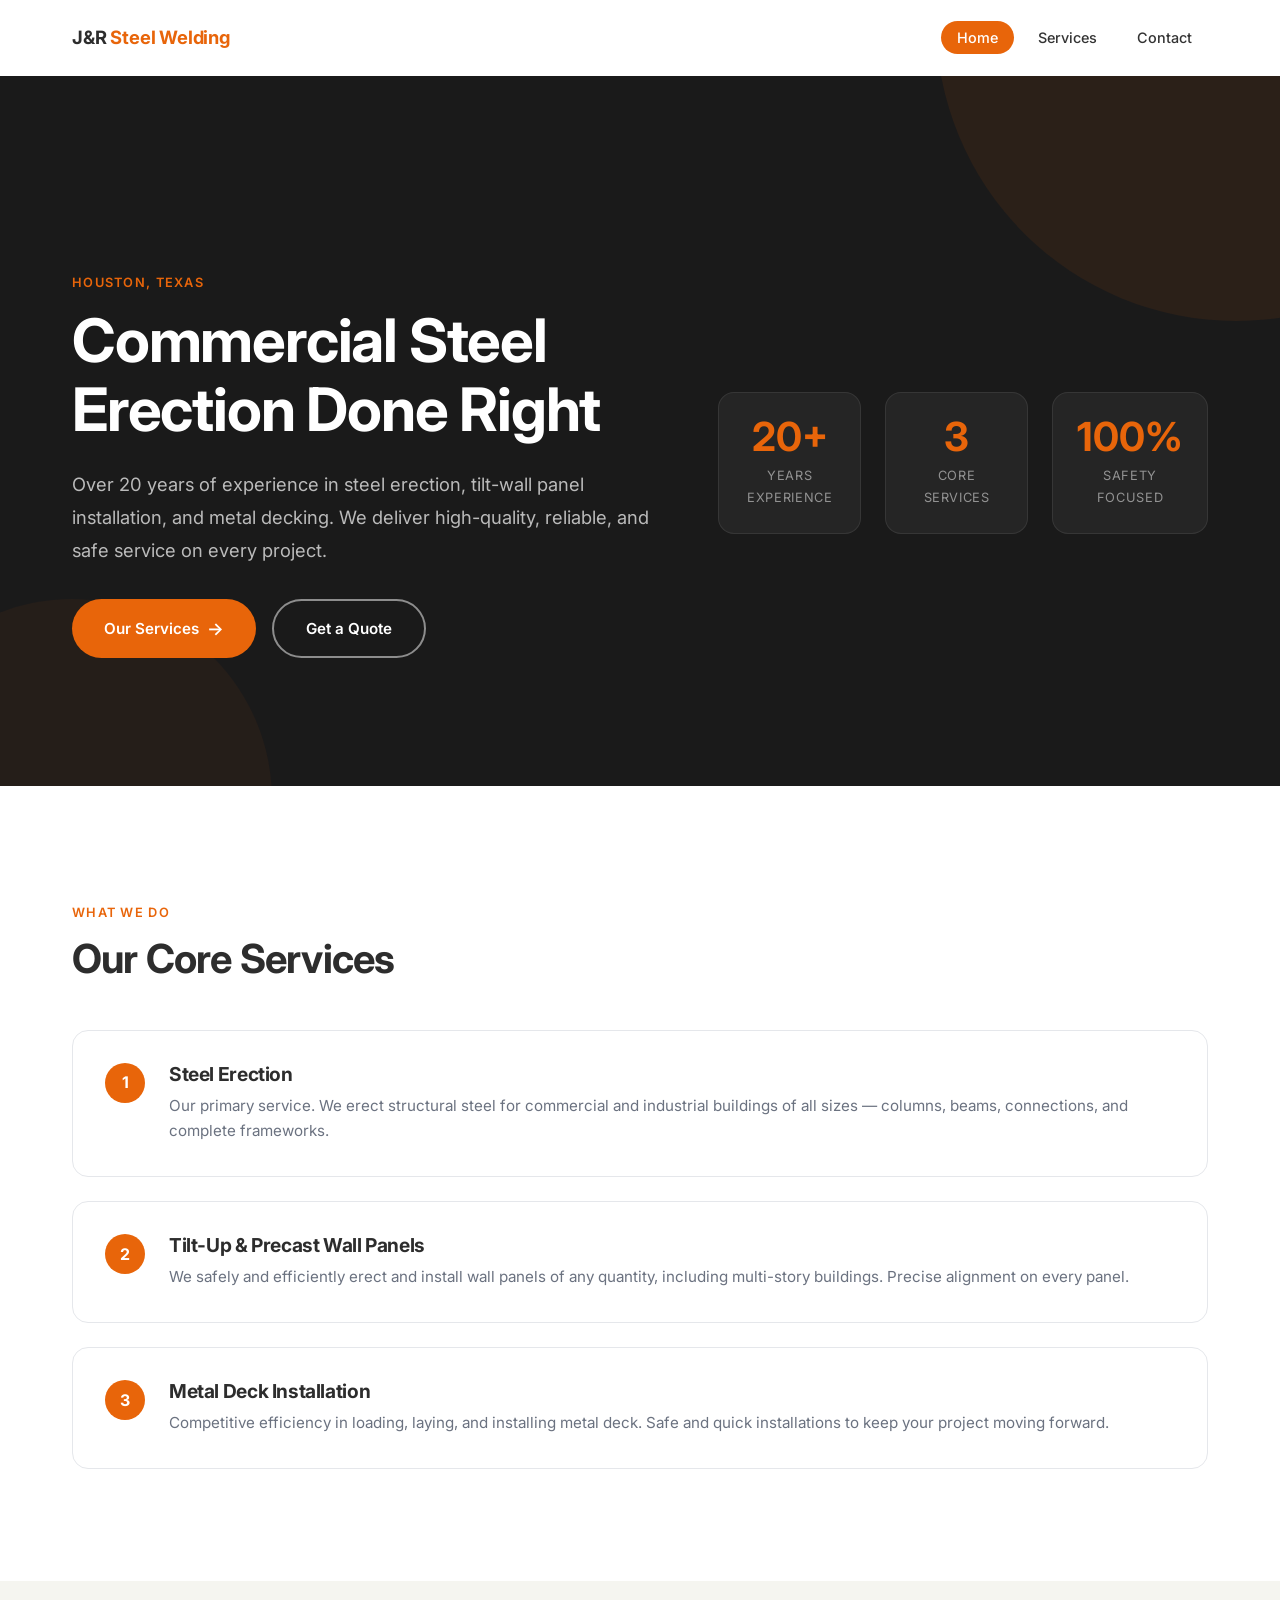
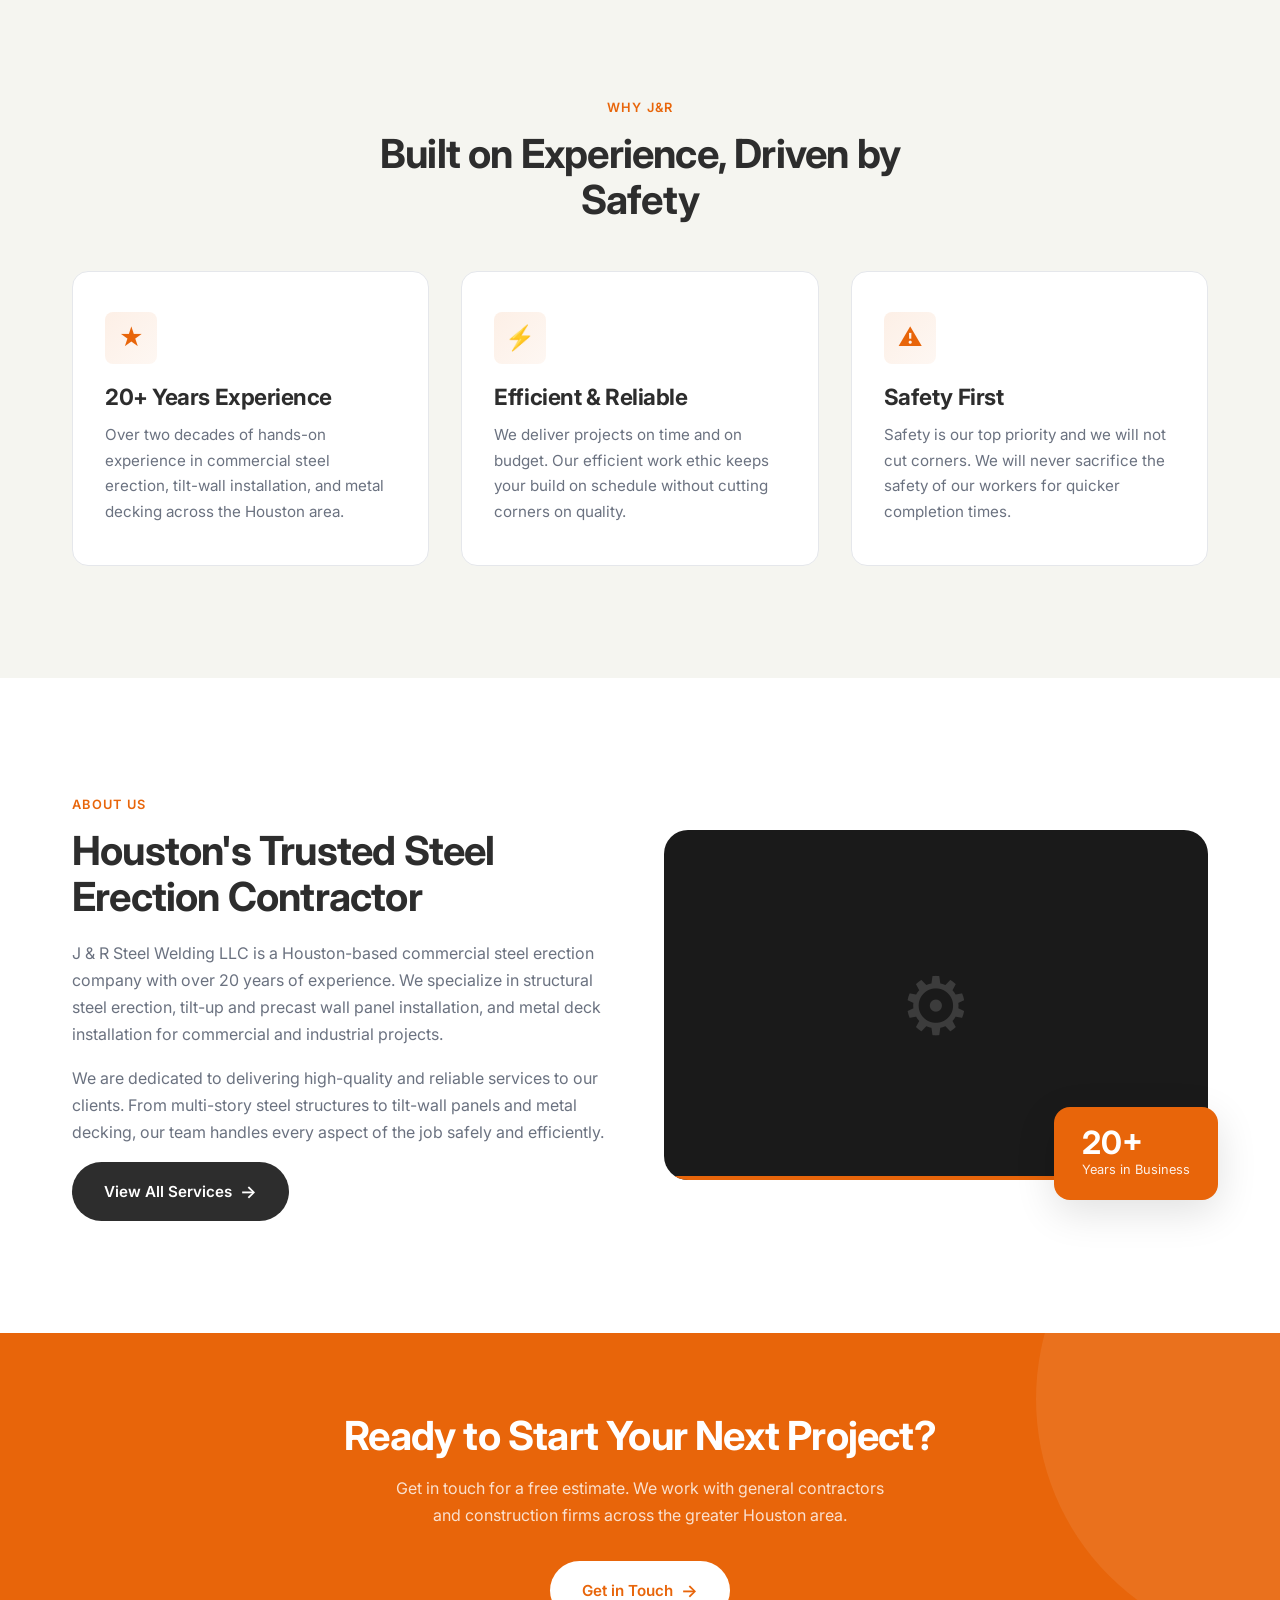
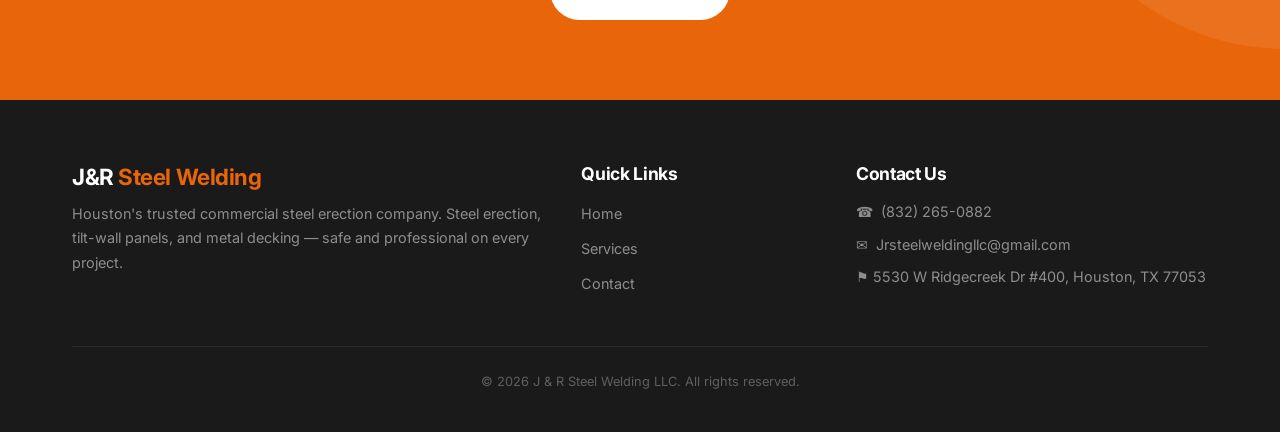
<file: index.html>
<!DOCTYPE html>
<html lang="en">
<head>
  <meta charset="UTF-8">
  <meta name="viewport" content="width=device-width, initial-scale=1.0">
  <meta name="description" content="J & R Steel Welding LLC - Commercial steel erection, tilt-wall panel installation, and metal decking in Houston, TX. Over 20 years of experience.">
  <title>J & R Steel Welding LLC | Steel Erection &amp; Welding Houston</title>
  <link rel="preconnect" href="https://fonts.googleapis.com">
  <link rel="preconnect" href="https://fonts.gstatic.com" crossorigin>
  <link href="https://fonts.googleapis.com/css2?family=Inter:wght@400;500;600;700&display=swap" rel="stylesheet">
  <link rel="stylesheet" href="css/styles.css">
</head>
<body>

  <!-- Header -->
  <header class="header">
    <div class="container">
      <a href="index.html" class="logo">J&R <span>Steel Welding</span></a>
      <nav>
        <button class="nav__toggle" aria-label="Toggle navigation">
          <span></span>
          <span></span>
          <span></span>
        </button>
        <ul class="nav__list">
          <li><a href="index.html" class="nav__link">Home</a></li>
          <li><a href="services.html" class="nav__link">Services</a></li>
          <li><a href="contact.html" class="nav__link">Contact</a></li>
        </ul>
      </nav>
    </div>
  </header>

  <main>
    <!-- Hero -->
    <section class="hero hero--home">
      <div class="container">
        <div class="hero__content">
          <span class="label">Houston, Texas</span>
          <h1>Commercial Steel Erection Done Right</h1>
          <p>Over 20 years of experience in steel erection, tilt-wall panel installation, and metal decking. We deliver high-quality, reliable, and safe service on every project.</p>
          <div class="hero__buttons">
            <a href="services.html" class="btn btn--primary btn--arrow">Our Services</a>
            <a href="contact.html" class="btn btn--outline">Get a Quote</a>
          </div>
        </div>
        <div class="hero__stats">
          <div class="hero__stat fade-in">
            <div class="hero__stat-number">20+</div>
            <div class="hero__stat-label">Years Experience</div>
          </div>
          <div class="hero__stat fade-in">
            <div class="hero__stat-number">3</div>
            <div class="hero__stat-label">Core Services</div>
          </div>
          <div class="hero__stat fade-in">
            <div class="hero__stat-number">100%</div>
            <div class="hero__stat-label">Safety Focused</div>
          </div>
        </div>
      </div>
    </section>

    <!-- Services Preview -->
    <section class="section">
      <div class="container">
        <span class="label">What We Do</span>
        <h2>Our Core Services</h2>
        <div class="services-preview">
          <div class="service-preview-card fade-in">
            <div class="service-preview-card__num">1</div>
            <div>
              <h3>Steel Erection</h3>
              <p>Our primary service. We erect structural steel for commercial and industrial buildings of all sizes — columns, beams, connections, and complete frameworks.</p>
            </div>
          </div>
          <div class="service-preview-card fade-in">
            <div class="service-preview-card__num">2</div>
            <div>
              <h3>Tilt-Up &amp; Precast Wall Panels</h3>
              <p>We safely and efficiently erect and install wall panels of any quantity, including multi-story buildings. Precise alignment on every panel.</p>
            </div>
          </div>
          <div class="service-preview-card fade-in">
            <div class="service-preview-card__num">3</div>
            <div>
              <h3>Metal Deck Installation</h3>
              <p>Competitive efficiency in loading, laying, and installing metal deck. Safe and quick installations to keep your project moving forward.</p>
            </div>
          </div>
        </div>
      </div>
    </section>

    <!-- Why Choose Us -->
    <section class="section section--alt">
      <div class="container">
        <div style="text-align: center; max-width: 600px; margin: 0 auto 0;">
          <span class="label">Why J&R</span>
          <h2>Built on Experience, Driven by Safety</h2>
        </div>
        <div class="features">
          <div class="feature-card fade-in">
            <div class="feature-card__icon">&#9733;</div>
            <h3>20+ Years Experience</h3>
            <p>Over two decades of hands-on experience in commercial steel erection, tilt-wall installation, and metal decking across the Houston area.</p>
          </div>
          <div class="feature-card fade-in">
            <div class="feature-card__icon">&#9889;</div>
            <h3>Efficient &amp; Reliable</h3>
            <p>We deliver projects on time and on budget. Our efficient work ethic keeps your build on schedule without cutting corners on quality.</p>
          </div>
          <div class="feature-card fade-in">
            <div class="feature-card__icon">&#9888;</div>
            <h3>Safety First</h3>
            <p>Safety is our top priority and we will not cut corners. We will never sacrifice the safety of our workers for quicker completion times.</p>
          </div>
        </div>
      </div>
    </section>

    <!-- About -->
    <section class="section">
      <div class="container">
        <div class="about-grid fade-in">
          <div class="about-grid__text">
            <span class="label">About Us</span>
            <h2>Houston's Trusted Steel Erection Contractor</h2>
            <p>J & R Steel Welding LLC is a Houston-based commercial steel erection company with over 20 years of experience. We specialize in structural steel erection, tilt-up and precast wall panel installation, and metal deck installation for commercial and industrial projects.</p>
            <p>We are dedicated to delivering high-quality and reliable services to our clients. From multi-story steel structures to tilt-wall panels and metal decking, our team handles every aspect of the job safely and efficiently.</p>
            <a href="services.html" class="btn btn--dark btn--arrow">View All Services</a>
          </div>
          <div class="about-grid__visual">
            <div class="about-grid__image">&#9881;</div>
            <div class="about-highlight">
              <div class="about-highlight__number">20+</div>
              <div class="about-highlight__text">Years in Business</div>
            </div>
          </div>
        </div>
      </div>
    </section>

    <!-- CTA Banner -->
    <section class="cta-banner">
      <div class="container">
        <h2>Ready to Start Your Next Project?</h2>
        <p>Get in touch for a free estimate. We work with general contractors and construction firms across the greater Houston area.</p>
        <a href="contact.html" class="btn btn--arrow">Get in Touch</a>
      </div>
    </section>
  </main>

  <!-- Footer -->
  <footer class="footer">
    <div class="container">
      <div class="footer__grid">
        <div class="footer__brand">
          <h3>J&R <span>Steel Welding</span></h3>
          <p>Houston's trusted commercial steel erection company. Steel erection, tilt-wall panels, and metal decking — safe and professional on every project.</p>
        </div>
        <div class="footer__links">
          <h4>Quick Links</h4>
          <ul>
            <li><a href="index.html">Home</a></li>
            <li><a href="services.html">Services</a></li>
            <li><a href="contact.html">Contact</a></li>
          </ul>
        </div>
        <div class="footer__contact">
          <h4>Contact Us</h4>
          <p>&#9742; <a href="tel:+18322650882">(832) 265-0882</a></p>
          <p>&#9993; <a href="mailto:Jrsteelweldingllc@gmail.com">Jrsteelweldingllc@gmail.com</a></p>
          <p>&#9873; 5530 W Ridgecreek Dr #400, Houston, TX 77053</p>
        </div>
      </div>
      <div class="footer__bottom">
        <p>&copy; 2026 J & R Steel Welding LLC. All rights reserved.</p>
      </div>
    </div>
  </footer>

  <script src="js/main.js"></script>
</body>
</html>
</file>
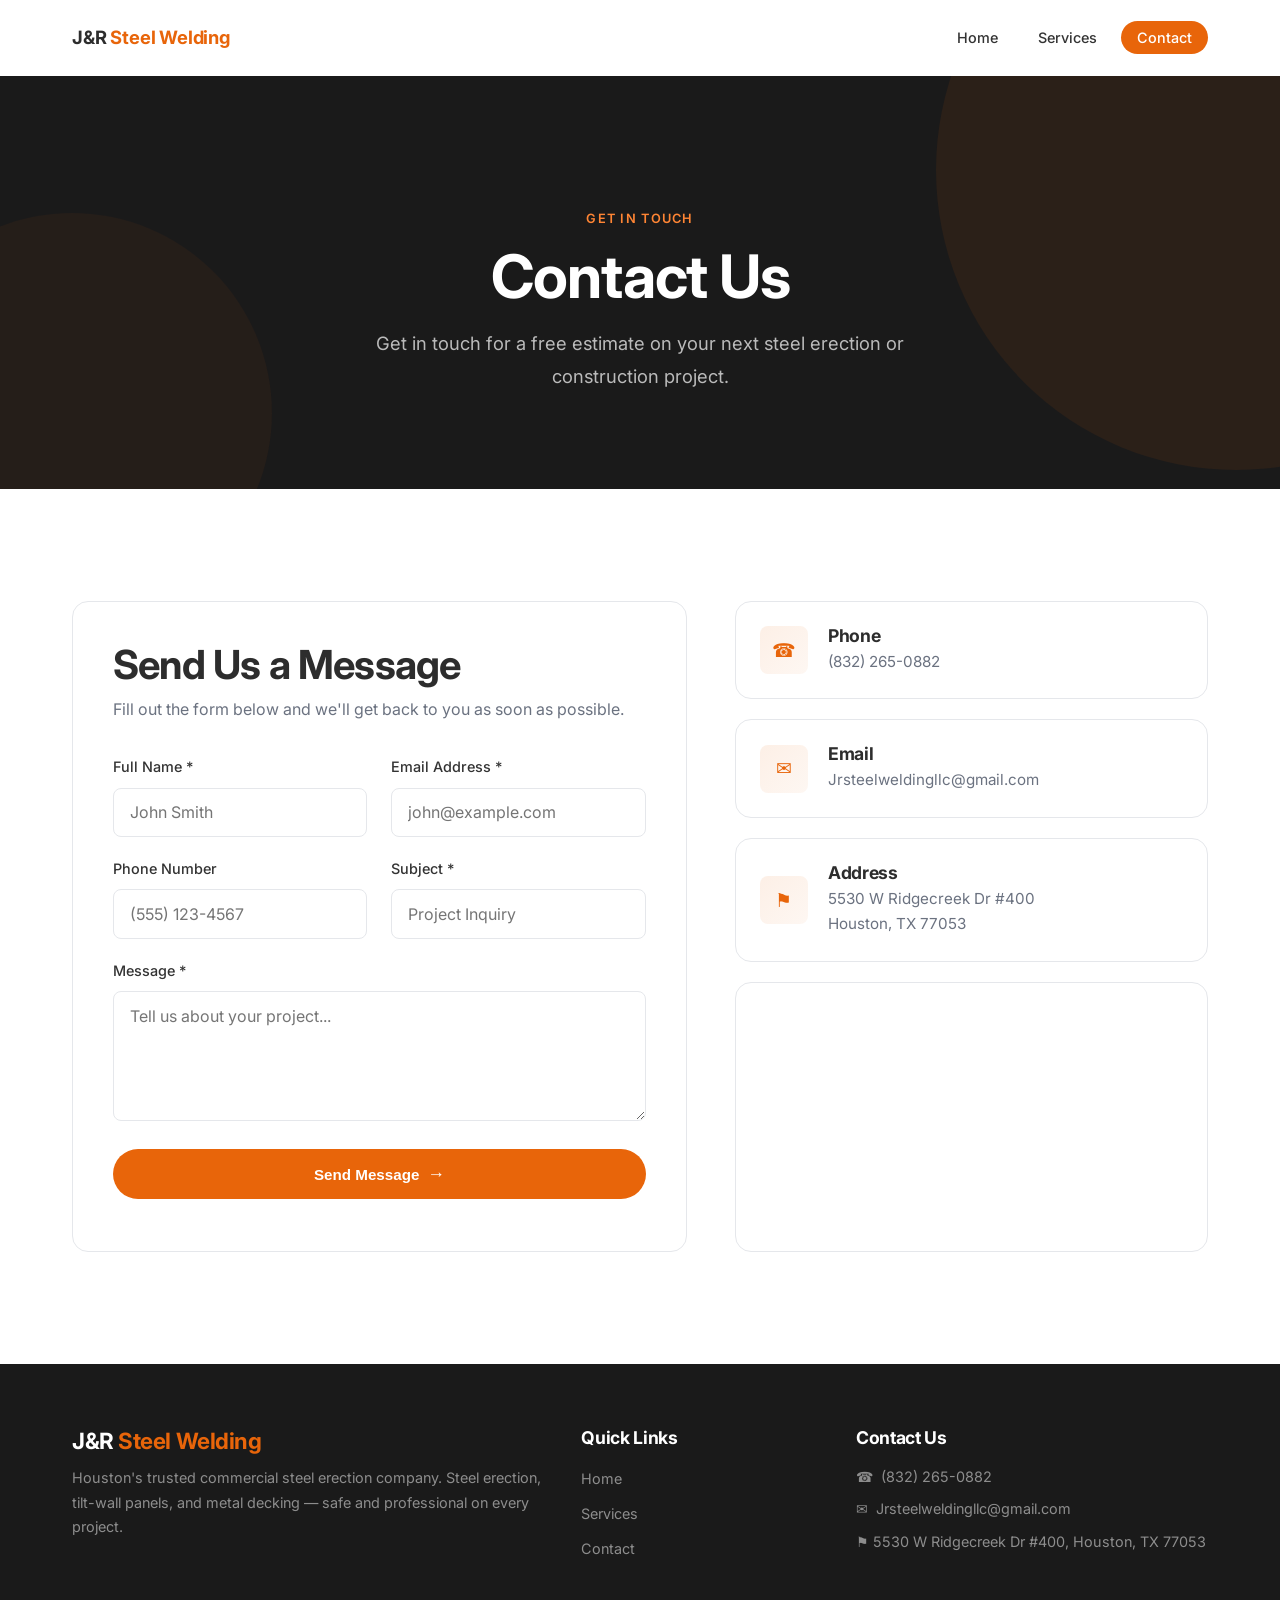
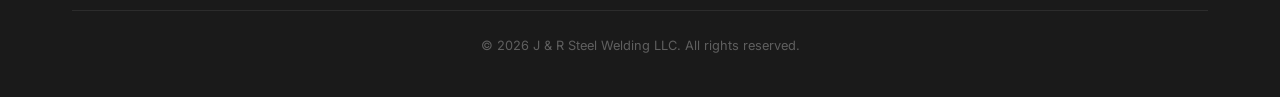
<file: contact.html>
<!DOCTYPE html>
<html lang="en">
<head>
  <meta charset="UTF-8">
  <meta name="viewport" content="width=device-width, initial-scale=1.0">
  <meta name="description" content="Contact J & R Steel Welding LLC for a free estimate on steel erection, tilt-wall panels, and metal decking in Houston, TX. Call (832) 265-0882.">
  <title>Contact | J & R Steel Welding LLC</title>
  <link rel="preconnect" href="https://fonts.googleapis.com">
  <link rel="preconnect" href="https://fonts.gstatic.com" crossorigin>
  <link href="https://fonts.googleapis.com/css2?family=Inter:wght@400;500;600;700&display=swap" rel="stylesheet">
  <link rel="stylesheet" href="css/styles.css">
</head>
<body>

  <!-- Header -->
  <header class="header">
    <div class="container">
      <a href="index.html" class="logo">J&R <span>Steel Welding</span></a>
      <nav>
        <button class="nav__toggle" aria-label="Toggle navigation">
          <span></span>
          <span></span>
          <span></span>
        </button>
        <ul class="nav__list">
          <li><a href="index.html" class="nav__link">Home</a></li>
          <li><a href="services.html" class="nav__link">Services</a></li>
          <li><a href="contact.html" class="nav__link">Contact</a></li>
        </ul>
      </nav>
    </div>
  </header>

  <main>
    <!-- Hero -->
    <section class="hero hero--sub">
      <div class="container">
        <span class="label" style="color: var(--color-primary-light);">Get In Touch</span>
        <h1>Contact Us</h1>
        <p>Get in touch for a free estimate on your next steel erection or construction project.</p>
      </div>
    </section>

    <!-- Contact Section -->
    <section class="section">
      <div class="container">
        <div class="contact-grid">

          <!-- Contact Form -->
          <div class="contact-form-card fade-in">
            <h2>Send Us a Message</h2>
            <p>Fill out the form below and we'll get back to you as soon as possible.</p>
            <form id="contact-form" novalidate>
              <div class="form-row">
                <div class="form-group">
                  <label for="name">Full Name *</label>
                  <input type="text" id="name" name="name" required placeholder="John Smith">
                  <div class="error-message">Please enter your name.</div>
                </div>
                <div class="form-group">
                  <label for="email">Email Address *</label>
                  <input type="email" id="email" name="email" required placeholder="john@example.com">
                  <div class="error-message">Please enter a valid email address.</div>
                </div>
              </div>
              <div class="form-row">
                <div class="form-group">
                  <label for="phone">Phone Number</label>
                  <input type="tel" id="phone" name="phone" placeholder="(555) 123-4567">
                </div>
                <div class="form-group">
                  <label for="subject">Subject *</label>
                  <input type="text" id="subject" name="subject" required placeholder="Project Inquiry">
                  <div class="error-message">Please enter a subject.</div>
                </div>
              </div>
              <div class="form-group">
                <label for="message">Message *</label>
                <textarea id="message" name="message" required placeholder="Tell us about your project..."></textarea>
                <div class="error-message">Please enter your message.</div>
              </div>
              <button type="submit" class="btn btn--primary btn--arrow" style="width: 100%; justify-content: center;">Send Message</button>
            </form>

            <div class="form-success" id="form-success">
              <div class="form-success__icon">&#10003;</div>
              <h3>Message Sent!</h3>
              <p>Thank you for reaching out. We'll get back to you as soon as possible.</p>
            </div>
          </div>

          <!-- Contact Info -->
          <div class="fade-in">
            <div class="contact-info">
              <div class="contact-card">
                <div class="contact-card__icon">&#9742;</div>
                <div>
                  <h4>Phone</h4>
                  <p><a href="tel:+18322650882">(832) 265-0882</a></p>
                </div>
              </div>
              <div class="contact-card">
                <div class="contact-card__icon">&#9993;</div>
                <div>
                  <h4>Email</h4>
                  <p><a href="mailto:Jrsteelweldingllc@gmail.com">Jrsteelweldingllc@gmail.com</a></p>
                </div>
              </div>
              <div class="contact-card">
                <div class="contact-card__icon">&#9873;</div>
                <div>
                  <h4>Address</h4>
                  <p>5530 W Ridgecreek Dr #400<br>Houston, TX 77053</p>
                </div>
              </div>
            </div>

            <!-- Google Map -->
            <div class="map-container">
              <iframe
                src="https://www.google.com/maps/embed?pb=!1m18!1m12!1m3!1d3466.123!2d-95.467!3d29.639!2m3!1f0!2f0!3f0!3m2!1i1024!2i768!4f13.1!3m3!1m2!1s0x0%3A0x0!2s5530+W+Ridgecreek+Dr+Houston+TX+77053!5e0!3m2!1sen!2sus!4v1"
                allowfullscreen=""
                loading="lazy"
                referrerpolicy="no-referrer-when-downgrade"
                title="J & R Steel Welding LLC location">
              </iframe>
            </div>
          </div>

        </div>
      </div>
    </section>
  </main>

  <!-- Footer -->
  <footer class="footer">
    <div class="container">
      <div class="footer__grid">
        <div class="footer__brand">
          <h3>J&R <span>Steel Welding</span></h3>
          <p>Houston's trusted commercial steel erection company. Steel erection, tilt-wall panels, and metal decking — safe and professional on every project.</p>
        </div>
        <div class="footer__links">
          <h4>Quick Links</h4>
          <ul>
            <li><a href="index.html">Home</a></li>
            <li><a href="services.html">Services</a></li>
            <li><a href="contact.html">Contact</a></li>
          </ul>
        </div>
        <div class="footer__contact">
          <h4>Contact Us</h4>
          <p>&#9742; <a href="tel:+18322650882">(832) 265-0882</a></p>
          <p>&#9993; <a href="mailto:Jrsteelweldingllc@gmail.com">Jrsteelweldingllc@gmail.com</a></p>
          <p>&#9873; 5530 W Ridgecreek Dr #400, Houston, TX 77053</p>
        </div>
      </div>
      <div class="footer__bottom">
        <p>&copy; 2026 J & R Steel Welding LLC. All rights reserved.</p>
      </div>
    </div>
  </footer>

  <script src="js/main.js"></script>
</body>
</html>
</file>
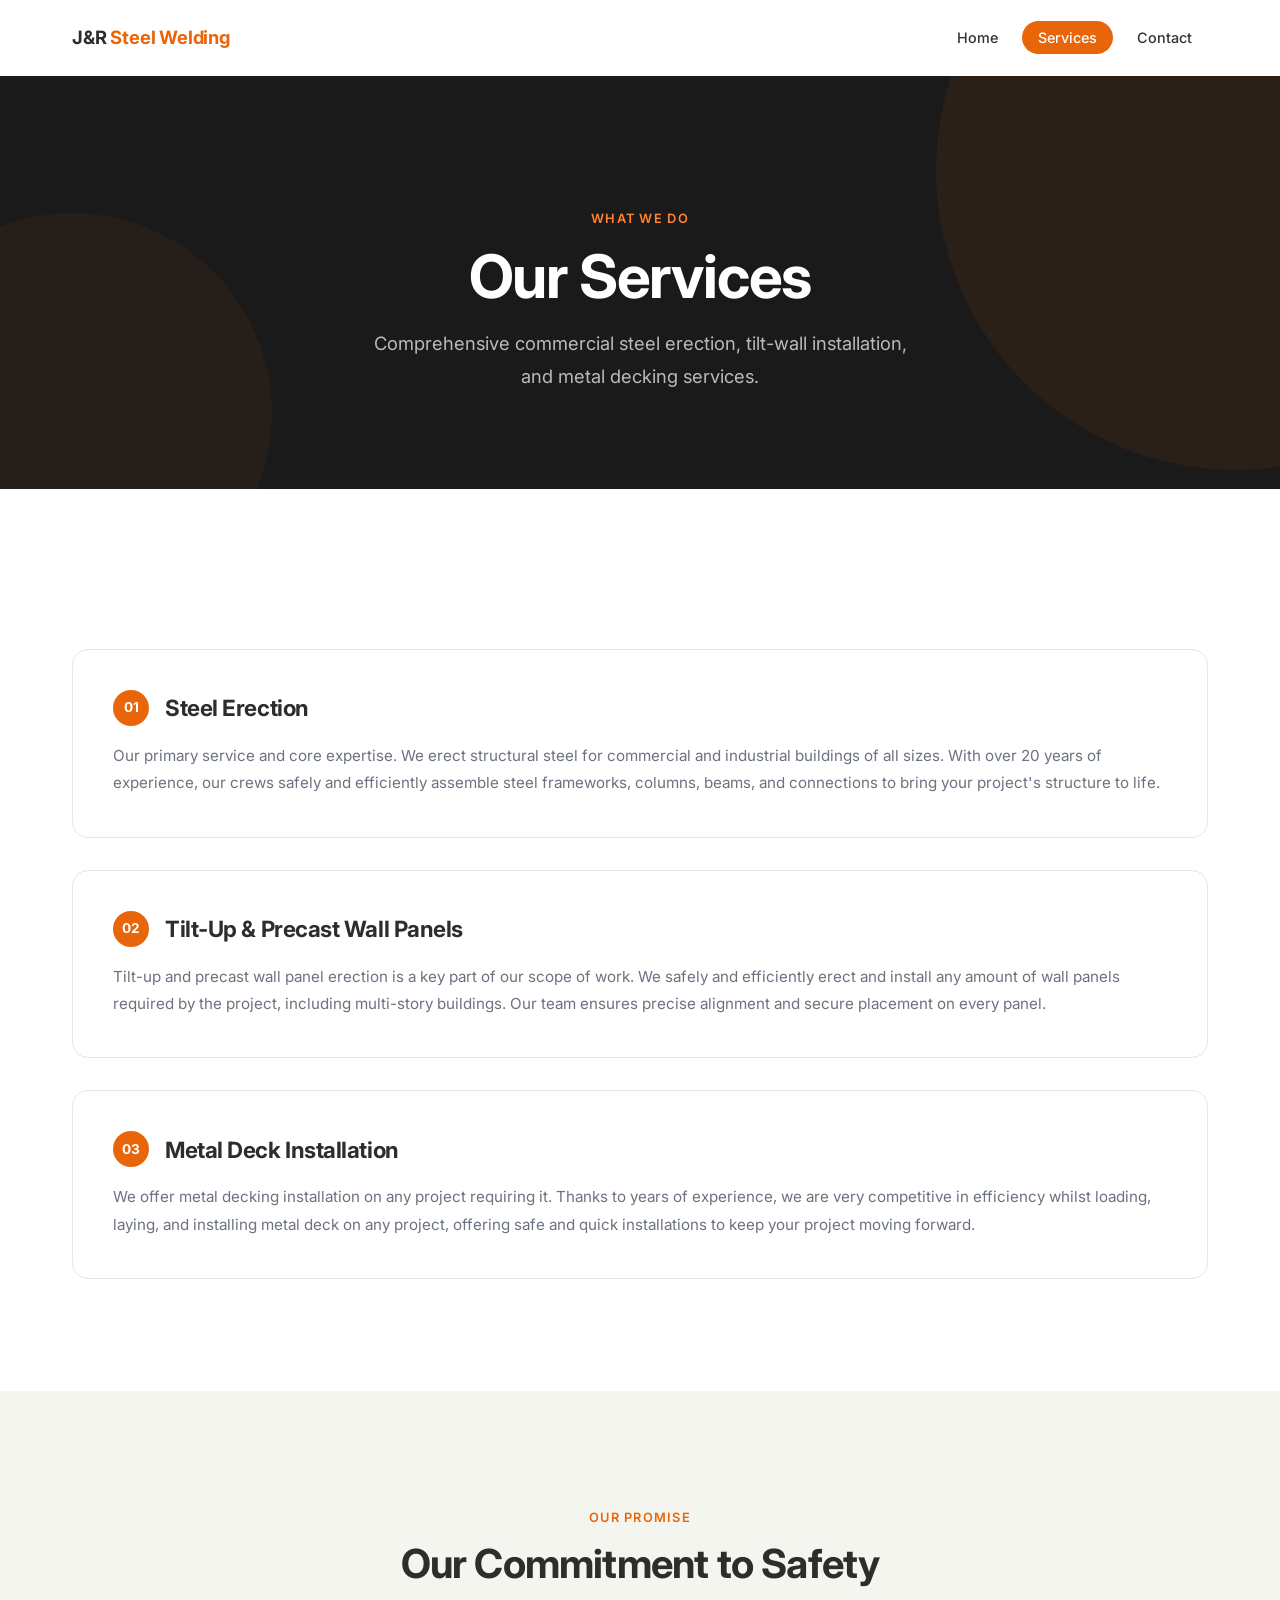
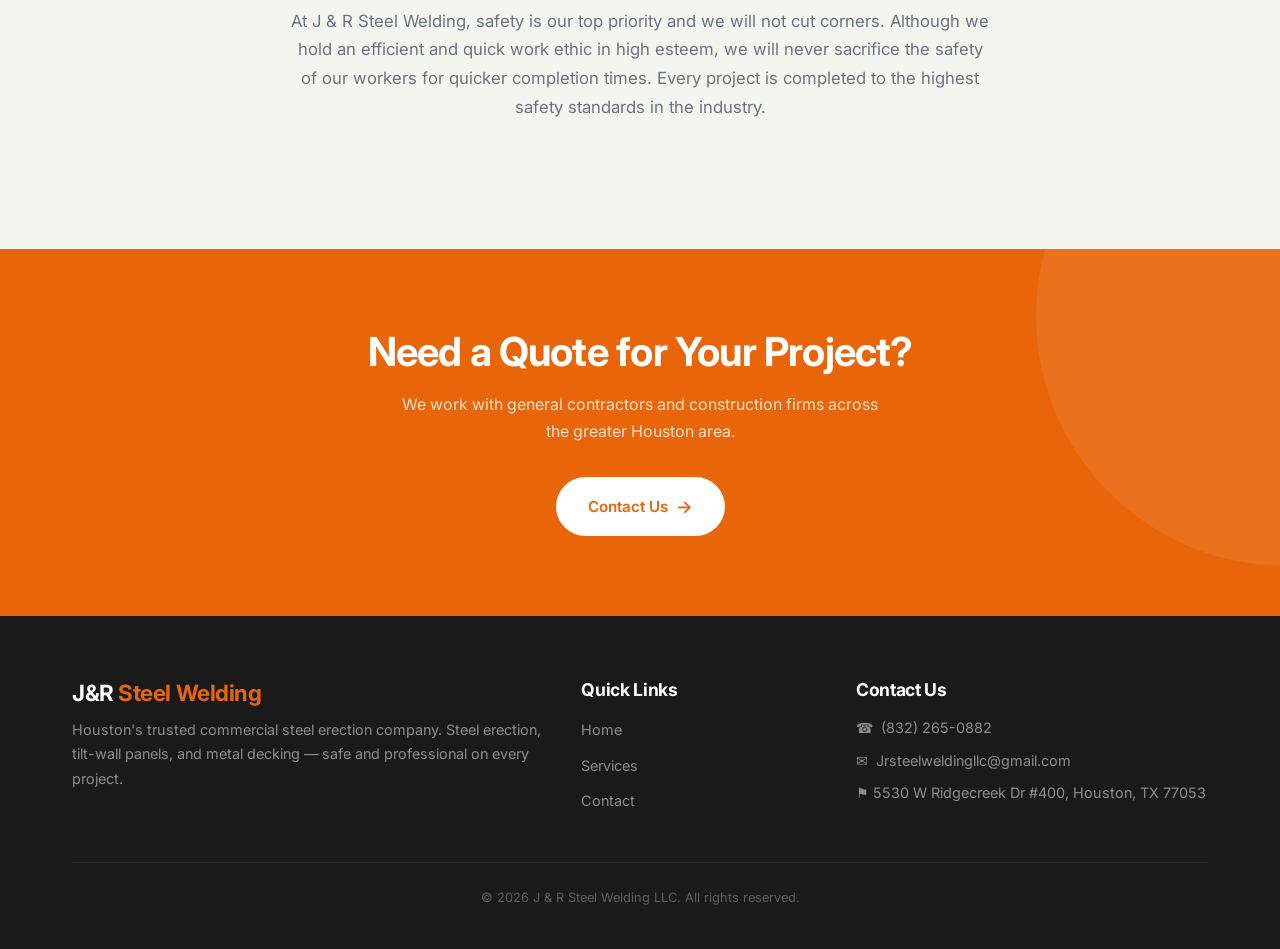
<file: services.html>
<!DOCTYPE html>
<html lang="en">
<head>
  <meta charset="UTF-8">
  <meta name="viewport" content="width=device-width, initial-scale=1.0">
  <meta name="description" content="J & R Steel Welding LLC services - Steel erection, tilt-wall panel installation, and metal decking for commercial and industrial projects in Houston, TX.">
  <title>Services | J & R Steel Welding LLC</title>
  <link rel="preconnect" href="https://fonts.googleapis.com">
  <link rel="preconnect" href="https://fonts.gstatic.com" crossorigin>
  <link href="https://fonts.googleapis.com/css2?family=Inter:wght@400;500;600;700&display=swap" rel="stylesheet">
  <link rel="stylesheet" href="css/styles.css">
</head>
<body>

  <!-- Header -->
  <header class="header">
    <div class="container">
      <a href="index.html" class="logo">J&R <span>Steel Welding</span></a>
      <nav>
        <button class="nav__toggle" aria-label="Toggle navigation">
          <span></span>
          <span></span>
          <span></span>
        </button>
        <ul class="nav__list">
          <li><a href="index.html" class="nav__link">Home</a></li>
          <li><a href="services.html" class="nav__link">Services</a></li>
          <li><a href="contact.html" class="nav__link">Contact</a></li>
        </ul>
      </nav>
    </div>
  </header>

  <main>
    <!-- Hero -->
    <section class="hero hero--sub">
      <div class="container">
        <span class="label" style="color: var(--color-primary-light);">What We Do</span>
        <h1>Our Services</h1>
        <p>Comprehensive commercial steel erection, tilt-wall installation, and metal decking services.</p>
      </div>
    </section>

    <!-- Service Steps -->
    <section class="section">
      <div class="container">
        <div class="service-steps">
          <div class="service-step fade-in">
            <div class="service-step__content">
              <div class="service-step__header">
                <div class="service-step__number">01</div>
                <h3>Steel Erection</h3>
              </div>
              <p>Our primary service and core expertise. We erect structural steel for commercial and industrial buildings of all sizes. With over 20 years of experience, our crews safely and efficiently assemble steel frameworks, columns, beams, and connections to bring your project's structure to life.</p>
            </div>
          </div>
          <div class="service-step fade-in">
            <div class="service-step__content">
              <div class="service-step__header">
                <div class="service-step__number">02</div>
                <h3>Tilt-Up &amp; Precast Wall Panels</h3>
              </div>
              <p>Tilt-up and precast wall panel erection is a key part of our scope of work. We safely and efficiently erect and install any amount of wall panels required by the project, including multi-story buildings. Our team ensures precise alignment and secure placement on every panel.</p>
            </div>
          </div>
          <div class="service-step fade-in">
            <div class="service-step__content">
              <div class="service-step__header">
                <div class="service-step__number">03</div>
                <h3>Metal Deck Installation</h3>
              </div>
              <p>We offer metal decking installation on any project requiring it. Thanks to years of experience, we are very competitive in efficiency whilst loading, laying, and installing metal deck on any project, offering safe and quick installations to keep your project moving forward.</p>
            </div>
          </div>
        </div>
      </div>
    </section>

    <!-- Safety Commitment -->
    <section class="section section--alt">
      <div class="container">
        <div class="info-section fade-in">
          <span class="label">Our Promise</span>
          <h2>Our Commitment to Safety</h2>
          <p>At J &amp; R Steel Welding, safety is our top priority and we will not cut corners. Although we hold an efficient and quick work ethic in high esteem, we will never sacrifice the safety of our workers for quicker completion times. Every project is completed to the highest safety standards in the industry.</p>
        </div>
      </div>
    </section>

    <!-- CTA Banner -->
    <section class="cta-banner">
      <div class="container">
        <h2>Need a Quote for Your Project?</h2>
        <p>We work with general contractors and construction firms across the greater Houston area.</p>
        <a href="contact.html" class="btn btn--arrow">Contact Us</a>
      </div>
    </section>
  </main>

  <!-- Footer -->
  <footer class="footer">
    <div class="container">
      <div class="footer__grid">
        <div class="footer__brand">
          <h3>J&R <span>Steel Welding</span></h3>
          <p>Houston's trusted commercial steel erection company. Steel erection, tilt-wall panels, and metal decking — safe and professional on every project.</p>
        </div>
        <div class="footer__links">
          <h4>Quick Links</h4>
          <ul>
            <li><a href="index.html">Home</a></li>
            <li><a href="services.html">Services</a></li>
            <li><a href="contact.html">Contact</a></li>
          </ul>
        </div>
        <div class="footer__contact">
          <h4>Contact Us</h4>
          <p>&#9742; <a href="tel:+18322650882">(832) 265-0882</a></p>
          <p>&#9993; <a href="mailto:Jrsteelweldingllc@gmail.com">Jrsteelweldingllc@gmail.com</a></p>
          <p>&#9873; 5530 W Ridgecreek Dr #400, Houston, TX 77053</p>
        </div>
      </div>
      <div class="footer__bottom">
        <p>&copy; 2026 J & R Steel Welding LLC. All rights reserved.</p>
      </div>
    </div>
  </footer>

  <script src="js/main.js"></script>
</body>
</html>
</file>
<file: css/styles.css>
/* ========================================
   J & R Steel Welding LLC - Stylesheet v2
   Modern Layout Redesign
   ======================================== */

/* --- Reset & Base --- */
*, *::before, *::after {
  box-sizing: border-box;
  margin: 0;
  padding: 0;
}

:root {
  --color-primary: #E8650A;
  --color-primary-dark: #C45200;
  --color-primary-light: #FF8534;
  --color-accent: #2D2D2D;
  --color-accent-dark: #1A1A1A;
  --color-bg: #FFFFFF;
  --color-bg-alt: #F5F5F0;
  --color-text: #333333;
  --color-text-light: #6B7280;
  --color-border: #E5E7EB;
  --shadow-sm: 0 1px 3px rgba(0, 0, 0, 0.06);
  --shadow-md: 0 4px 16px rgba(0, 0, 0, 0.08);
  --shadow-lg: 0 12px 40px rgba(0, 0, 0, 0.12);
  --radius-sm: 8px;
  --radius-md: 16px;
  --radius-lg: 24px;
  --max-width: 1200px;
}

html {
  scroll-behavior: smooth;
}

body {
  font-family: 'Inter', sans-serif;
  font-size: 16px;
  line-height: 1.7;
  color: var(--color-text);
  background-color: var(--color-bg);
  -webkit-font-smoothing: antialiased;
}

img {
  max-width: 100%;
  display: block;
}

a {
  color: var(--color-primary);
  text-decoration: none;
  transition: color 0.2s;
}

a:hover {
  color: var(--color-primary-dark);
}

ul {
  list-style: none;
}

/* --- Typography --- */
h1, h2, h3, h4 {
  line-height: 1.15;
  font-weight: 700;
  color: var(--color-accent);
  letter-spacing: -0.02em;
}

h1 { font-size: 2.75rem; }
h2 { font-size: 2.25rem; }
h3 { font-size: 1.4rem; }
h4 { font-size: 1.1rem; }

p { margin-bottom: 1rem; }

.label {
  display: inline-block;
  font-size: 0.8rem;
  font-weight: 600;
  text-transform: uppercase;
  letter-spacing: 0.1em;
  color: var(--color-primary);
  margin-bottom: 0.75rem;
}

/* --- Layout --- */
.container {
  width: 100%;
  max-width: var(--max-width);
  margin: 0 auto;
  padding: 0 1.5rem;
}

.section {
  padding: 6rem 0;
}

.section--alt {
  background-color: var(--color-bg-alt);
}

.section--dark {
  background-color: var(--color-accent-dark);
  color: #fff;
}

/* --- Buttons --- */
.btn {
  display: inline-flex;
  align-items: center;
  gap: 0.5rem;
  padding: 0.9rem 2rem;
  font-size: 0.95rem;
  font-weight: 600;
  border-radius: 50px;
  border: none;
  cursor: pointer;
  transition: all 0.3s;
  text-align: center;
}

.btn:hover {
  transform: translateY(-2px);
  box-shadow: var(--shadow-md);
}

.btn--primary {
  background-color: var(--color-primary);
  color: #fff;
}

.btn--primary:hover {
  background-color: var(--color-primary-dark);
  color: #fff;
}

.btn--outline {
  background-color: transparent;
  color: #fff;
  border: 2px solid rgba(255, 255, 255, 0.5);
}

.btn--outline:hover {
  background-color: #fff;
  color: var(--color-primary);
  border-color: #fff;
}

.btn--dark {
  background-color: var(--color-accent);
  color: #fff;
}

.btn--dark:hover {
  background-color: var(--color-accent-dark);
  color: #fff;
}

.btn--arrow::after {
  content: '\2192';
  font-size: 1.1rem;
  transition: transform 0.3s;
}

.btn--arrow:hover::after {
  transform: translateX(4px);
}

/* --- Header / Navigation --- */
.header {
  position: fixed;
  top: 0;
  left: 0;
  right: 0;
  z-index: 1000;
  background-color: rgba(255, 255, 255, 0.95);
  backdrop-filter: blur(12px);
  -webkit-backdrop-filter: blur(12px);
  transition: box-shadow 0.3s;
}

.header--scrolled {
  box-shadow: 0 1px 20px rgba(0, 0, 0, 0.08);
}

.header .container {
  display: flex;
  align-items: center;
  justify-content: space-between;
  height: 76px;
}

.logo {
  font-size: 1.15rem;
  font-weight: 700;
  color: var(--color-accent);
  white-space: nowrap;
  letter-spacing: -0.01em;
}

.logo span {
  color: var(--color-primary);
}

.nav__list {
  display: flex;
  gap: 0.5rem;
}

.nav__link {
  font-weight: 500;
  font-size: 0.9rem;
  color: var(--color-text);
  padding: 0.5rem 1rem;
  border-radius: 50px;
  transition: background-color 0.2s, color 0.2s;
}

.nav__link:hover {
  background-color: var(--color-bg-alt);
  color: var(--color-primary);
}

.nav__link--active {
  background-color: var(--color-primary);
  color: #fff;
}

.nav__link--active:hover {
  background-color: var(--color-primary-dark);
  color: #fff;
}

.nav__link::after {
  display: none;
}

.nav__toggle {
  display: none;
  background: none;
  border: none;
  cursor: pointer;
  padding: 0.5rem;
}

.nav__toggle span {
  display: block;
  width: 22px;
  height: 2px;
  background-color: var(--color-text);
  margin: 5px 0;
  transition: transform 0.3s, opacity 0.3s;
  border-radius: 2px;
}

.nav__toggle.active span:nth-child(1) {
  transform: rotate(45deg) translate(5px, 5px);
}

.nav__toggle.active span:nth-child(2) {
  opacity: 0;
}

.nav__toggle.active span:nth-child(3) {
  transform: rotate(-45deg) translate(5px, -5px);
}

/* --- Hero --- */
.hero {
  background: var(--color-accent-dark);
  color: #fff;
  padding: 8rem 0 5rem;
  margin-top: 76px;
  position: relative;
  overflow: hidden;
}

.hero::before {
  content: '';
  position: absolute;
  top: -50%;
  right: -20%;
  width: 600px;
  height: 600px;
  border-radius: 50%;
  background: var(--color-primary);
  opacity: 0.08;
}

.hero::after {
  content: '';
  position: absolute;
  bottom: -30%;
  left: -10%;
  width: 400px;
  height: 400px;
  border-radius: 50%;
  background: var(--color-primary);
  opacity: 0.05;
}

.hero--home {
  padding: 10rem 0 7rem;
}

.hero .container {
  position: relative;
  z-index: 1;
}

.hero--home .container {
  display: grid;
  grid-template-columns: 1fr;
  gap: 3rem;
  align-items: center;
}

.hero__content {
  max-width: 600px;
}

.hero h1 {
  color: #fff;
  margin-bottom: 1.5rem;
}

.hero p {
  font-size: 1.15rem;
  color: rgba(255, 255, 255, 0.7);
  margin-bottom: 2rem;
  line-height: 1.8;
}

.hero__buttons {
  display: flex;
  gap: 1rem;
  flex-wrap: wrap;
}

.hero__stats {
  display: grid;
  grid-template-columns: repeat(3, 1fr);
  gap: 1.5rem;
}

.hero__stat {
  text-align: center;
  padding: 1.5rem;
  background: rgba(255, 255, 255, 0.05);
  border-radius: var(--radius-md);
  border: 1px solid rgba(255, 255, 255, 0.08);
}

.hero__stat-number {
  font-size: 2.5rem;
  font-weight: 700;
  color: var(--color-primary);
  line-height: 1;
  margin-bottom: 0.5rem;
}

.hero__stat-label {
  font-size: 0.8rem;
  color: rgba(255, 255, 255, 0.5);
  text-transform: uppercase;
  letter-spacing: 0.05em;
}

/* --- Sub-page Hero --- */
.hero--sub {
  padding: 8rem 0 4rem;
  text-align: center;
}

.hero--sub h1 {
  margin-bottom: 1rem;
}

.hero--sub p {
  max-width: 550px;
  margin-left: auto;
  margin-right: auto;
}

/* --- Services Preview (Home) --- */
.services-preview {
  display: grid;
  grid-template-columns: 1fr;
  gap: 1.5rem;
  margin-top: 3rem;
}

.service-preview-card {
  display: flex;
  gap: 1.5rem;
  align-items: flex-start;
  padding: 2rem;
  background: var(--color-bg);
  border-radius: var(--radius-md);
  border: 1px solid var(--color-border);
  transition: all 0.3s;
}

.service-preview-card:hover {
  border-color: var(--color-primary);
  box-shadow: var(--shadow-md);
  transform: translateY(-2px);
}

.service-preview-card__num {
  font-size: 1rem;
  font-weight: 700;
  color: #fff;
  background: var(--color-primary);
  width: 40px;
  height: 40px;
  border-radius: 50%;
  display: flex;
  align-items: center;
  justify-content: center;
  flex-shrink: 0;
}

.service-preview-card h3 {
  margin-bottom: 0.5rem;
  font-size: 1.2rem;
}

.service-preview-card p {
  color: var(--color-text-light);
  margin-bottom: 0;
  font-size: 0.95rem;
}

/* --- Feature Cards --- */
.features {
  display: grid;
  grid-template-columns: 1fr;
  gap: 2rem;
  margin-top: 3rem;
}

.feature-card {
  background: var(--color-bg);
  border-radius: var(--radius-md);
  padding: 2.5rem 2rem;
  text-align: left;
  border: 1px solid var(--color-border);
  transition: all 0.3s;
  position: relative;
  overflow: hidden;
}

.feature-card::before {
  content: '';
  position: absolute;
  top: 0;
  left: 0;
  width: 4px;
  height: 100%;
  background: var(--color-primary);
  transform: scaleY(0);
  transition: transform 0.3s;
  transform-origin: top;
}

.feature-card:hover {
  box-shadow: var(--shadow-md);
}

.feature-card:hover::before {
  transform: scaleY(1);
}

.feature-card__icon {
  width: 52px;
  height: 52px;
  border-radius: var(--radius-sm);
  background: linear-gradient(135deg, rgba(232, 101, 10, 0.1) 0%, rgba(232, 101, 10, 0.05) 100%);
  display: flex;
  align-items: center;
  justify-content: center;
  margin-bottom: 1.25rem;
  font-size: 1.5rem;
  color: var(--color-primary);
}

.feature-card h3 {
  margin-bottom: 0.75rem;
}

.feature-card p {
  color: var(--color-text-light);
  margin-bottom: 0;
  font-size: 0.95rem;
}

/* --- About Section --- */
.about-grid {
  display: grid;
  grid-template-columns: 1fr;
  gap: 3rem;
  align-items: center;
}

.about-grid__text .label {
  margin-bottom: 0.75rem;
}

.about-grid__text h2 {
  margin-bottom: 1.25rem;
}

.about-grid__text p {
  color: var(--color-text-light);
}

.about-grid__visual {
  position: relative;
}

.about-grid__image {
  background: var(--color-accent-dark);
  border-radius: var(--radius-lg);
  min-height: 350px;
  display: flex;
  align-items: center;
  justify-content: center;
  color: rgba(255, 255, 255, 0.15);
  font-size: 5rem;
  position: relative;
  overflow: hidden;
}

.about-grid__image::before {
  content: '';
  position: absolute;
  bottom: 0;
  left: 0;
  right: 0;
  height: 4px;
  background: var(--color-primary);
}

.about-highlight {
  position: absolute;
  bottom: -20px;
  right: -10px;
  background: var(--color-primary);
  color: #fff;
  padding: 1.25rem 1.75rem;
  border-radius: var(--radius-md);
  box-shadow: var(--shadow-lg);
}

.about-highlight__number {
  font-size: 2rem;
  font-weight: 700;
  line-height: 1;
}

.about-highlight__text {
  font-size: 0.8rem;
  opacity: 0.9;
}

/* --- CTA Banner --- */
.cta-banner {
  background: var(--color-primary);
  padding: 5rem 0;
  text-align: center;
  position: relative;
  overflow: hidden;
}

.cta-banner::before {
  content: '';
  position: absolute;
  top: -50%;
  right: -20%;
  width: 500px;
  height: 500px;
  border-radius: 50%;
  background: rgba(255, 255, 255, 0.08);
}

.cta-banner .container {
  position: relative;
  z-index: 1;
}

.cta-banner h2 {
  color: #fff;
  margin-bottom: 1rem;
}

.cta-banner p {
  color: rgba(255, 255, 255, 0.8);
  max-width: 500px;
  margin: 0 auto 2rem;
}

.cta-banner .btn {
  background-color: #fff;
  color: var(--color-primary);
}

.cta-banner .btn:hover {
  background-color: var(--color-accent-dark);
  color: #fff;
}

/* --- Service Steps --- */
.service-steps {
  display: flex;
  flex-direction: column;
  gap: 2rem;
  margin-top: 3rem;
}

.service-step {
  display: grid;
  grid-template-columns: 1fr;
  gap: 2rem;
  align-items: start;
  background: var(--color-bg);
  border-radius: var(--radius-md);
  padding: 2.5rem 2rem;
  border: 1px solid var(--color-border);
  transition: all 0.3s;
  position: relative;
}

.service-step:hover {
  border-color: var(--color-primary);
  box-shadow: var(--shadow-md);
}

.service-step__header {
  display: flex;
  align-items: center;
  gap: 1rem;
  margin-bottom: 1rem;
}

.service-step__number {
  font-size: 0.85rem;
  font-weight: 700;
  color: #fff;
  background: var(--color-primary);
  width: 36px;
  height: 36px;
  border-radius: 50%;
  display: flex;
  align-items: center;
  justify-content: center;
  flex-shrink: 0;
}

.service-step__content h3 {
  margin-bottom: 0;
}

.service-step__content p {
  color: var(--color-text-light);
  margin-bottom: 0;
  font-size: 0.95rem;
  line-height: 1.8;
}

/* --- Info Section --- */
.info-section {
  max-width: 700px;
  margin: 0 auto;
  text-align: center;
}

.info-section h2 {
  margin-bottom: 1.25rem;
}

.info-section p {
  color: var(--color-text-light);
  font-size: 1.05rem;
}

/* --- Contact Layout --- */
.contact-grid {
  display: grid;
  grid-template-columns: 1fr;
  gap: 3rem;
}

/* --- Contact Form --- */
.contact-form-card {
  background: var(--color-bg);
  border-radius: var(--radius-md);
  padding: 2.5rem;
  border: 1px solid var(--color-border);
}

.contact-form-card h2 {
  margin-bottom: 0.5rem;
}

.contact-form-card > p {
  color: var(--color-text-light);
  margin-bottom: 2rem;
}

.form-row {
  display: grid;
  grid-template-columns: 1fr;
  gap: 1.5rem;
}

.form-group {
  margin-bottom: 1.25rem;
}

.form-group label {
  display: block;
  font-weight: 500;
  font-size: 0.9rem;
  margin-bottom: 0.5rem;
  color: var(--color-text);
}

.form-group input,
.form-group textarea {
  width: 100%;
  padding: 0.85rem 1rem;
  border: 1px solid var(--color-border);
  border-radius: var(--radius-sm);
  font-family: inherit;
  font-size: 1rem;
  color: var(--color-text);
  background: var(--color-bg);
  transition: border-color 0.2s, box-shadow 0.2s;
}

.form-group input:focus,
.form-group textarea:focus {
  outline: none;
  border-color: var(--color-primary);
  box-shadow: 0 0 0 3px rgba(232, 101, 10, 0.1);
}

.form-group textarea {
  min-height: 130px;
  resize: vertical;
}

.form-group .error-message {
  color: #DC2626;
  font-size: 0.8rem;
  margin-top: 0.35rem;
  display: none;
}

.form-group.has-error input,
.form-group.has-error textarea {
  border-color: #DC2626;
}

.form-group.has-error .error-message {
  display: block;
}

.form-success {
  display: none;
  text-align: center;
  padding: 3rem 2rem;
}

.form-success__icon {
  width: 64px;
  height: 64px;
  border-radius: 50%;
  background: #16A34A;
  color: #fff;
  display: flex;
  align-items: center;
  justify-content: center;
  margin: 0 auto 1.5rem;
  font-size: 2rem;
}

.form-success h3 {
  margin-bottom: 0.75rem;
}

.form-success p {
  color: var(--color-text-light);
}

/* --- Contact Info Cards --- */
.contact-info {
  display: flex;
  flex-direction: column;
  gap: 1.25rem;
}

.contact-card {
  display: flex;
  align-items: center;
  gap: 1.25rem;
  padding: 1.5rem;
  background: var(--color-bg);
  border-radius: var(--radius-md);
  border: 1px solid var(--color-border);
  transition: border-color 0.3s;
}

.contact-card:hover {
  border-color: var(--color-primary);
}

.contact-card__icon {
  width: 48px;
  height: 48px;
  border-radius: var(--radius-sm);
  background: linear-gradient(135deg, rgba(232, 101, 10, 0.1) 0%, rgba(232, 101, 10, 0.05) 100%);
  display: flex;
  align-items: center;
  justify-content: center;
  flex-shrink: 0;
  color: var(--color-primary);
  font-size: 1.2rem;
}

.contact-card h4 {
  margin-bottom: 0.15rem;
}

.contact-card p {
  color: var(--color-text-light);
  margin-bottom: 0;
  font-size: 0.95rem;
}

.contact-card a {
  color: var(--color-text-light);
}

.contact-card a:hover {
  color: var(--color-primary);
}

.map-container {
  margin-top: 1.25rem;
  border-radius: var(--radius-md);
  overflow: hidden;
  border: 1px solid var(--color-border);
}

.map-container iframe {
  width: 100%;
  height: 220px;
  border: 0;
}

/* --- Footer --- */
.footer {
  background-color: var(--color-accent-dark);
  color: rgba(255, 255, 255, 0.8);
  padding: 4rem 0 0;
}

.footer__grid {
  display: grid;
  grid-template-columns: 1fr;
  gap: 2.5rem;
  padding-bottom: 3rem;
}

.footer__brand h3 {
  color: #fff;
  margin-bottom: 0.75rem;
}

.footer__brand h3 span {
  color: var(--color-primary);
}

.footer__brand p {
  color: rgba(255, 255, 255, 0.5);
  margin-bottom: 0;
  font-size: 0.9rem;
}

.footer__links h4 {
  color: #fff;
  margin-bottom: 1rem;
}

.footer__links ul {
  display: flex;
  flex-direction: column;
  gap: 0.5rem;
}

.footer__links a {
  color: rgba(255, 255, 255, 0.5);
  transition: color 0.2s;
  font-size: 0.9rem;
}

.footer__links a:hover {
  color: var(--color-primary);
}

.footer__contact h4 {
  color: #fff;
  margin-bottom: 1rem;
}

.footer__contact p {
  color: rgba(255, 255, 255, 0.5);
  margin-bottom: 0.5rem;
  display: flex;
  align-items: center;
  gap: 0.5rem;
  font-size: 0.9rem;
}

.footer__contact a {
  color: rgba(255, 255, 255, 0.5);
}

.footer__contact a:hover {
  color: var(--color-primary);
}

.footer__bottom {
  border-top: 1px solid rgba(255, 255, 255, 0.08);
  padding: 1.5rem 0;
  text-align: center;
  color: rgba(255, 255, 255, 0.3);
  font-size: 0.8rem;
}

/* --- Fade-in Animation --- */
.fade-in {
  opacity: 0;
  transform: translateY(24px);
  transition: opacity 0.7s ease, transform 0.7s ease;
}

.fade-in.visible {
  opacity: 1;
  transform: translateY(0);
}

/* --- Responsive: Tablet (768px+) --- */
@media (min-width: 768px) {
  h1 { font-size: 3.25rem; }
  h2 { font-size: 2.5rem; }

  .hero--home .container {
    grid-template-columns: 1.1fr 0.9fr;
  }

  .features {
    grid-template-columns: repeat(3, 1fr);
  }

  .services-preview {
    grid-template-columns: 1fr;
  }

  .about-grid {
    grid-template-columns: 1fr 1fr;
  }

  .service-step {
    grid-template-columns: 1fr;
    padding: 2.5rem;
  }

  .contact-grid {
    grid-template-columns: 1.3fr 1fr;
  }

  .form-row {
    grid-template-columns: 1fr 1fr;
  }

  .footer__grid {
    grid-template-columns: 2fr 1fr 1.5fr;
  }

  .map-container iframe {
    height: 260px;
  }
}

/* --- Responsive: Desktop (1024px+) --- */
@media (min-width: 1024px) {
  h1 { font-size: 3.75rem; }

  .hero--home {
    padding: 12rem 0 8rem;
  }

  .container {
    padding: 0 2rem;
  }

  .section {
    padding: 7rem 0;
  }
}

/* --- Responsive: Mobile (<768px) --- */
@media (max-width: 767px) {
  .nav__toggle {
    display: block;
  }

  .nav__list {
    display: none;
    position: absolute;
    top: 76px;
    left: 0;
    right: 0;
    background: rgba(255, 255, 255, 0.98);
    backdrop-filter: blur(12px);
    flex-direction: column;
    padding: 1.5rem;
    gap: 0.5rem;
    box-shadow: var(--shadow-md);
  }

  .nav__list.open {
    display: flex;
  }

  .hero--home {
    padding: 7rem 0 4rem;
  }

  .hero--sub {
    padding: 7rem 0 3rem;
  }

  .hero h1 {
    font-size: 2.25rem;
  }

  .hero__stats {
    grid-template-columns: repeat(3, 1fr);
    gap: 0.75rem;
  }

  .hero__stat {
    padding: 1rem 0.5rem;
  }

  .hero__stat-number {
    font-size: 1.75rem;
  }

  .about-highlight {
    position: relative;
    bottom: auto;
    right: auto;
    margin-top: 1rem;
    display: inline-block;
  }
}
</file>
